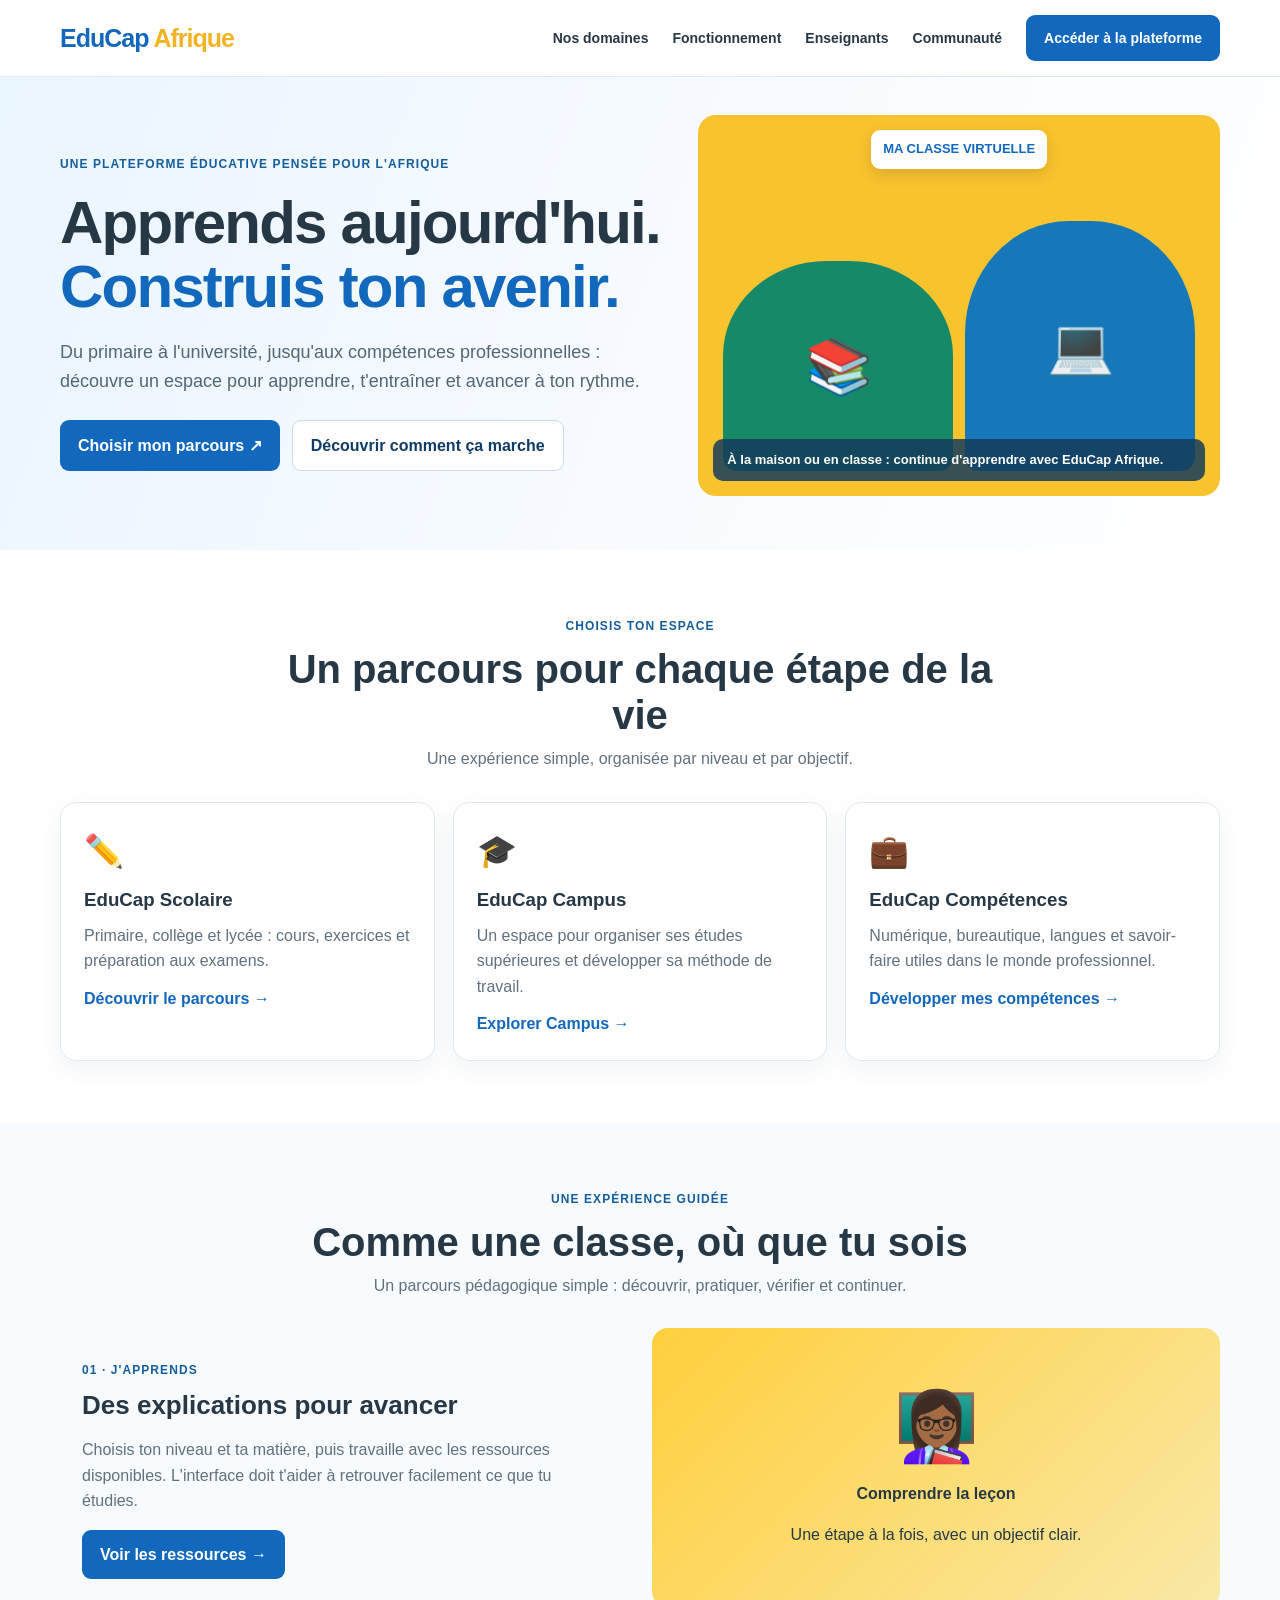
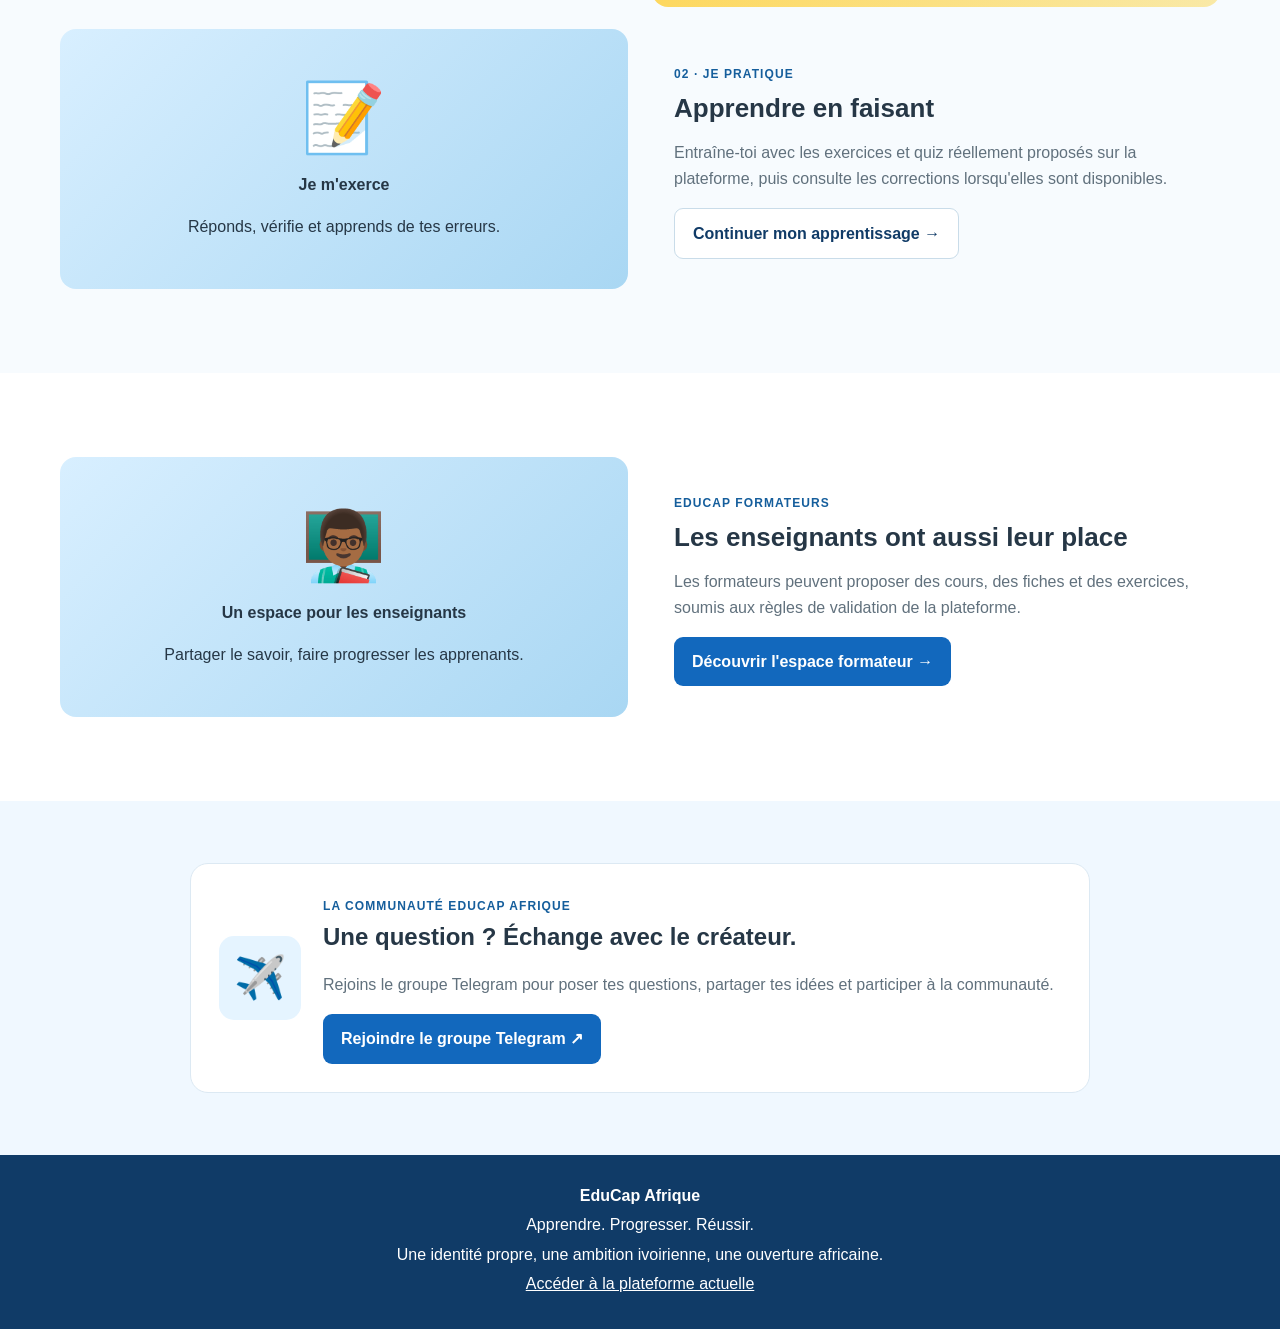
<file: accueil-v2.html>
<!doctype html>
<html lang="fr">
<head>
<meta charset="utf-8">
<meta name="viewport" content="width=device-width,initial-scale=1">
<meta name="theme-color" content="#1457d9">
<meta name="description" content="EduCap Afrique : apprendre, progresser et réussir grâce à des parcours scolaires, universitaires et professionnels adaptés à l'Afrique.">
<title>EduCap Afrique — Apprendre. Progresser. Réussir.</title>
<style>
:root{--blue:#1268bd;--navy:#103b67;--gold:#f4b323;--ink:#263746;--muted:#61717d;--pale:#eef7ff}
*{box-sizing:border-box}html{scroll-behavior:smooth}body{margin:0;font:16px/1.6 Arial,Helvetica,sans-serif;color:var(--ink);background:#fff}a{color:inherit;text-decoration:none}.wrap{width:min(1160px,92%);margin:auto}
header{position:sticky;top:0;z-index:5;background:#fff;border-bottom:1px solid #e2eaf0}.nav{min-height:76px;display:flex;align-items:center;justify-content:space-between;gap:18px}.brand{font-size:25px;font-weight:900;color:var(--blue);letter-spacing:-1px}.brand span{color:var(--gold)}nav{display:flex;align-items:center;gap:24px;flex-wrap:wrap}nav a{font-weight:700;font-size:14px}nav .join,.btn{display:inline-flex;justify-content:center;align-items:center;border-radius:9px;padding:12px 18px;font-weight:800}.nav .join,.primary{background:var(--blue);color:#fff}
.hero{background:linear-gradient(110deg,#e9f5ff 0%,#f8fbff 54%,#fff 100%);padding:38px 0 54px}.hero-grid{display:grid;grid-template-columns:1.08fr .92fr;gap:26px;align-items:stretch}.hero-copy{padding:35px 10px 25px 0}.eyebrow{display:inline-block;color:#155e9c;font-size:12px;letter-spacing:.09em;font-weight:900;text-transform:uppercase}.hero h1{font-size:clamp(36px,5vw,60px);line-height:1.08;letter-spacing:-1.8px;margin:15px 0}.hero h1 span{color:var(--blue)}.hero p{font-size:18px;color:#526776;max-width:620px}.actions{display:flex;gap:12px;flex-wrap:wrap;margin-top:24px}.secondary{border:1px solid #c9dce9;background:#fff;color:var(--navy)}.hero-visual{background:#f9c32e;border-radius:18px;min-height:330px;position:relative;overflow:hidden;display:flex;align-items:center;justify-content:center;padding:25px}.learning-scene{width:100%;height:100%;min-height:280px;display:grid;grid-template-columns:1fr 1fr;gap:12px;align-items:end}.student{border-radius:45% 45% 14px 14px;background:#168a68;min-height:210px;display:flex;align-items:center;justify-content:center;color:#fff;font-size:54px;position:relative}.student:nth-child(2){background:#1678b9;min-height:250px}.student:nth-child(3){background:#df5d54;min-height:180px;display:none}.tablet{position:absolute;top:15px;left:50%;transform:translateX(-50%);background:#fff;color:var(--blue);padding:9px 12px;border-radius:9px;font-size:13px;font-weight:900;box-shadow:0 5px 15px #0002}.visual-caption{position:absolute;bottom:15px;left:15px;right:15px;background:#143c5bd9;color:#fff;border-radius:10px;padding:11px 14px;font-size:13px;font-weight:700}
.section{padding:62px 0}.heading{text-align:center;max-width:760px;margin:0 auto 30px}.heading h2{font-size:clamp(28px,4vw,40px);line-height:1.15;margin:8px 0}.heading p{color:var(--muted);margin:0}.feature-row{display:grid;grid-template-columns:1fr 1fr;gap:24px;align-items:stretch;margin:22px 0}.feature-row:nth-child(even) .feature-art{order:2}.feature-art{min-height:260px;border-radius:16px;background:linear-gradient(135deg,#ffcf3c,#f9e9a7);display:grid;place-items:center;padding:24px;text-align:center}.feature-art.blue{background:linear-gradient(135deg,#d8efff,#a9d7f3)}.art-icon{font-size:68px}.feature-copy{padding:28px 22px;align-self:center}.feature-copy h3{font-size:26px;line-height:1.2;margin:8px 0 12px}.feature-copy p{color:var(--muted)}.cards{display:grid;grid-template-columns:repeat(3,1fr);gap:18px}.card{border:1px solid #e0eaf0;border-radius:16px;padding:23px;background:#fff;box-shadow:0 8px 25px #173e5910}.card .icon{font-size:32px}.card h3{margin:8px 0}.card p{color:var(--muted);margin:0 0 12px}.card a{font-weight:800;color:var(--blue)}.community{background:#f0f8ff}.community-box{max-width:900px;margin:auto;padding:28px;border-radius:18px;background:#fff;border:1px solid #dce9f3;display:flex;align-items:center;gap:22px}.telegram{font-size:42px;background:#e5f4ff;border-radius:15px;padding:8px 15px}.community-box h2{margin:0 0 8px}.community-box p{color:var(--muted)}footer{background:#103b67;color:#fff;text-align:center;padding:28px 0}footer p{margin:4px}
@media(max-width:760px){.nav{align-items:flex-start;flex-direction:column;padding:14px 0}.nav nav{gap:12px 16px}.hero-grid,.feature-row{grid-template-columns:1fr}.hero-copy{padding:12px 0}.hero-visual{min-height:270px}.feature-row:nth-child(even) .feature-art{order:0}.cards{grid-template-columns:1fr}.section{padding:44px 0}.community-box{align-items:flex-start;padding:20px}.hero p{font-size:16px}}
</style>
</head>
<body>
<header><div class="wrap nav"><a class="brand" href="#accueil">EduCap <span>Afrique</span></a><nav aria-label="Navigation principale"><a href="#domaines">Nos domaines</a><a href="#fonctionnement">Fonctionnement</a><a href="#enseignants">Enseignants</a><a href="#communaute">Communauté</a><a class="join" href="https://educap-afrique.fifiofficiel12.workers.dev/">Accéder à la plateforme</a></nav></div></header>
<main id="accueil">
<section class="hero"><div class="wrap hero-grid"><div class="hero-copy"><span class="eyebrow">Une plateforme éducative pensée pour l'Afrique</span><h1>Apprends aujourd'hui.<br><span>Construis ton avenir.</span></h1><p>Du primaire à l'université, jusqu'aux compétences professionnelles : découvre un espace pour apprendre, t'entraîner et avancer à ton rythme.</p><div class="actions"><a class="btn primary" href="https://educap-afrique.fifiofficiel12.workers.dev/#inscription">Choisir mon parcours ↗</a><a class="btn secondary" href="#fonctionnement">Découvrir comment ça marche</a></div></div><div class="hero-visual" role="img" aria-label="Illustration stylisée d'élèves apprenant avec des outils numériques"><div class="learning-scene"><div class="student">📚</div><div class="student">💻</div><div class="student">✏️</div><div class="tablet">MA CLASSE VIRTUELLE</div></div><div class="visual-caption">À la maison ou en classe : continue d'apprendre avec EduCap Afrique.</div></div></div></section>
<section class="section" id="domaines"><div class="wrap"><div class="heading"><span class="eyebrow">Choisis ton espace</span><h2>Un parcours pour chaque étape de la vie</h2><p>Une expérience simple, organisée par niveau et par objectif.</p></div><div class="cards"><article class="card"><div class="icon">✏️</div><h3>EduCap Scolaire</h3><p>Primaire, collège et lycée : cours, exercices et préparation aux examens.</p><a href="https://educap-afrique.fifiofficiel12.workers.dev/#inscription">Découvrir le parcours →</a></article><article class="card"><div class="icon">🎓</div><h3>EduCap Campus</h3><p>Un espace pour organiser ses études supérieures et développer sa méthode de travail.</p><a href="https://educap-afrique.fifiofficiel12.workers.dev/#inscription">Explorer Campus →</a></article><article class="card"><div class="icon">💼</div><h3>EduCap Compétences</h3><p>Numérique, bureautique, langues et savoir-faire utiles dans le monde professionnel.</p><a href="https://educap-afrique.fifiofficiel12.workers.dev/#inscription">Développer mes compétences →</a></article></div></div></section>
<section class="section" id="fonctionnement" style="background:#f7fbfe"><div class="wrap"><div class="heading"><span class="eyebrow">Une expérience guidée</span><h2>Comme une classe, où que tu sois</h2><p>Un parcours pédagogique simple : découvrir, pratiquer, vérifier et continuer.</p></div><div class="feature-row"><div class="feature-art"><div><div class="art-icon">👩🏾‍🏫</div><strong>Comprendre la leçon</strong><p>Une étape à la fois, avec un objectif clair.</p></div></div><div class="feature-copy"><span class="eyebrow">01 · J'apprends</span><h3>Des explications pour avancer</h3><p>Choisis ton niveau et ta matière, puis travaille avec les ressources disponibles. L'interface doit t'aider à retrouver facilement ce que tu étudies.</p><a class="btn primary" href="https://educap-afrique.fifiofficiel12.workers.dev/#parcours-decouverte">Voir les ressources →</a></div></div><div class="feature-row"><div class="feature-art blue"><div><div class="art-icon">📝</div><strong>Je m'exerce</strong><p>Réponds, vérifie et apprends de tes erreurs.</p></div></div><div class="feature-copy"><span class="eyebrow">02 · Je pratique</span><h3>Apprendre en faisant</h3><p>Entraîne-toi avec les exercices et quiz réellement proposés sur la plateforme, puis consulte les corrections lorsqu'elles sont disponibles.</p><a class="btn secondary" href="https://educap-afrique.fifiofficiel12.workers.dev/#espace-apprentissage">Continuer mon apprentissage →</a></div></div></div></section>
<section class="section" id="enseignants"><div class="wrap"><div class="feature-row"><div class="feature-art blue"><div><div class="art-icon">👨🏾‍🏫</div><strong>Un espace pour les enseignants</strong><p>Partager le savoir, faire progresser les apprenants.</p></div></div><div class="feature-copy"><span class="eyebrow">EduCap Formateurs</span><h3>Les enseignants ont aussi leur place</h3><p>Les formateurs peuvent proposer des cours, des fiches et des exercices, soumis aux règles de validation de la plateforme.</p><a class="btn primary" href="https://educap-afrique.fifiofficiel12.workers.dev/#espace-formateur">Découvrir l'espace formateur →</a></div></div></div></section>
<section class="section community" id="communaute"><div class="wrap"><div class="community-box"><div class="telegram" aria-hidden="true">✈️</div><div><span class="eyebrow">La communauté EduCap Afrique</span><h2>Une question ? Échange avec le créateur.</h2><p>Rejoins le groupe Telegram pour poser tes questions, partager tes idées et participer à la communauté.</p><a class="btn primary" href="https://t.me/+nJcWg428_upkNGZk" target="_blank" rel="noopener noreferrer">Rejoindre le groupe Telegram ↗</a></div></div></div></section>
</main><footer><div class="wrap"><strong>EduCap Afrique</strong><p>Apprendre. Progresser. Réussir.</p><p>Une identité propre, une ambition ivoirienne, une ouverture africaine.</p><p><a href="https://educap-afrique.fifiofficiel12.workers.dev/" style="color:#fff;text-decoration:underline">Accéder à la plateforme actuelle</a></p></div></footer>
</body></html>
</file>
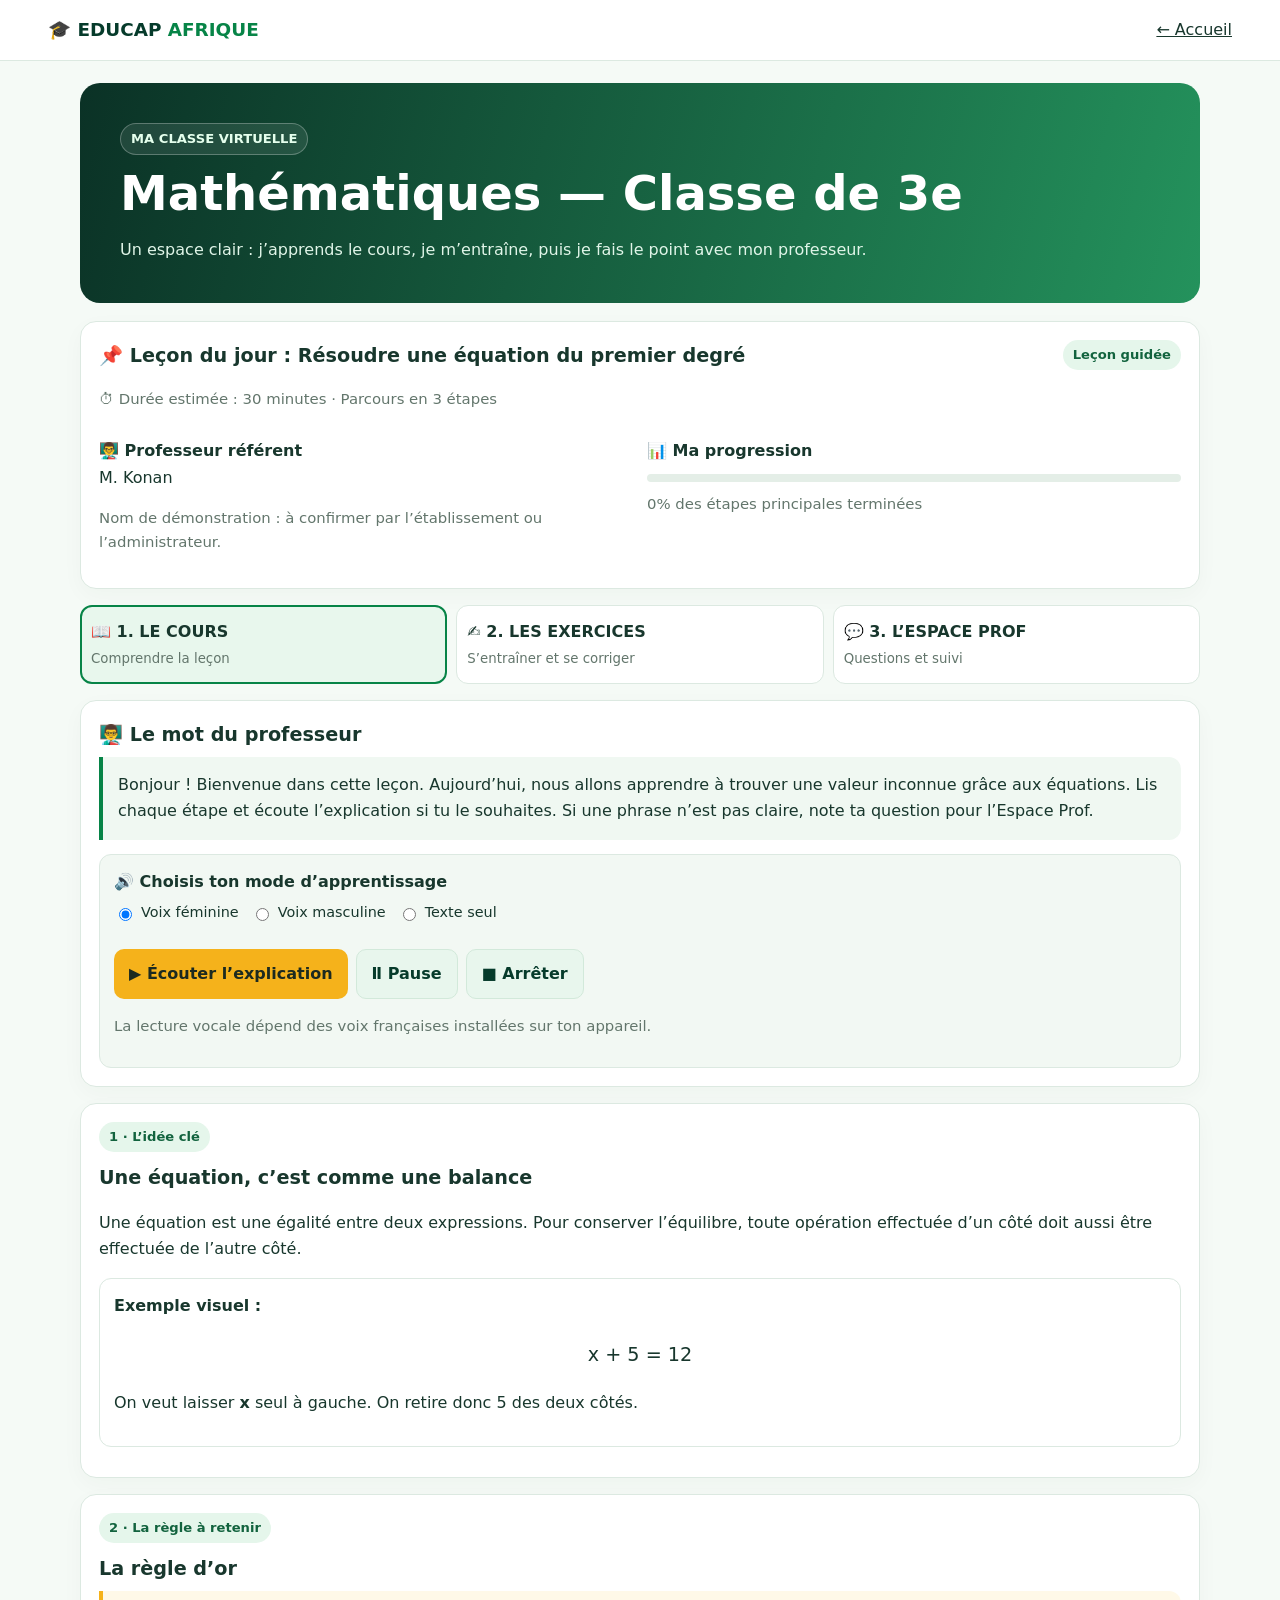
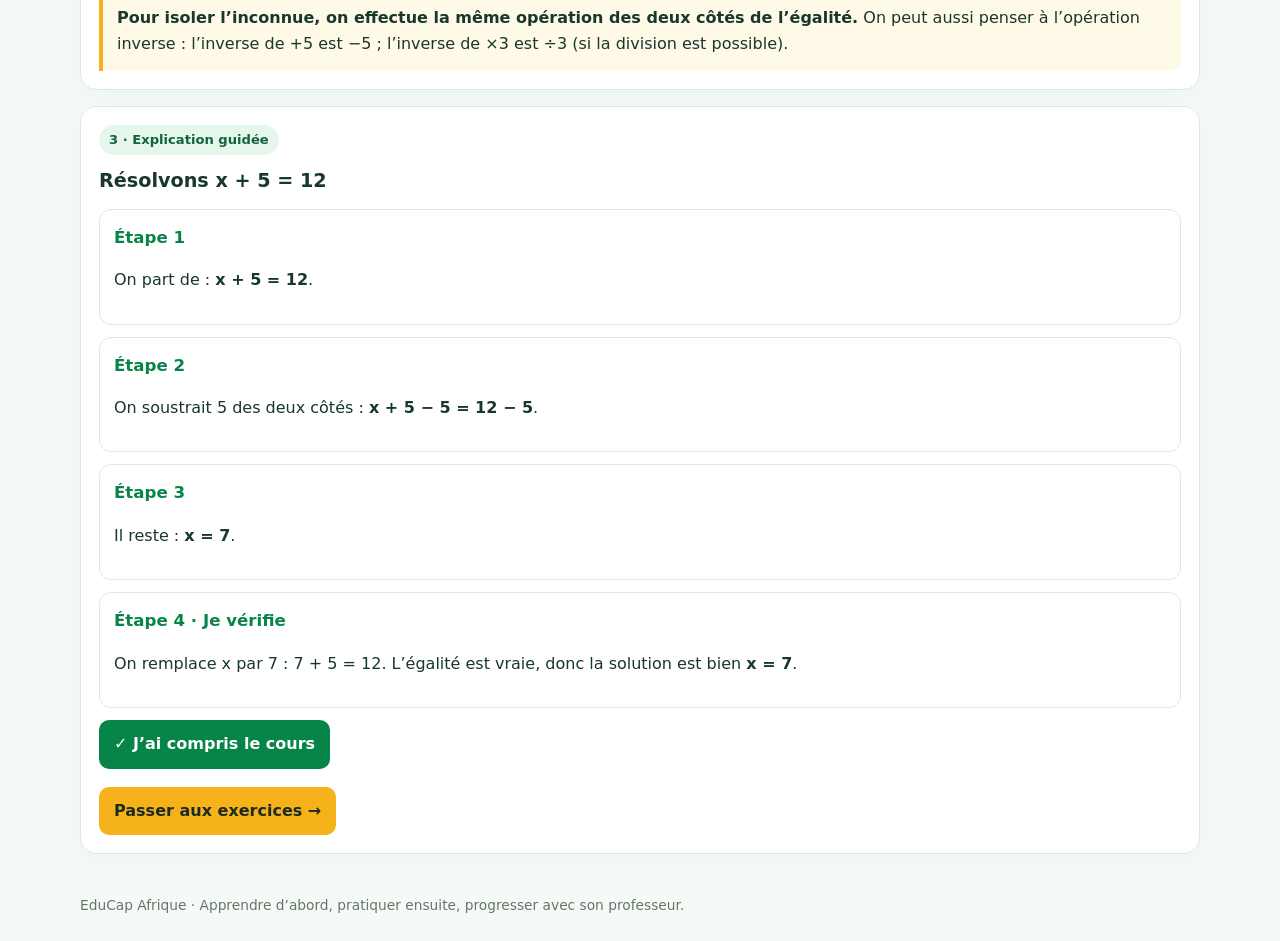
<file: classe-virtuelle.html>
<!doctype html>
<html lang="fr"><head><meta charset="utf-8"><meta name="viewport" content="width=device-width,initial-scale=1"><meta name="theme-color" content="#063b2b"><meta name="description" content="Classe virtuelle EduCap Afrique : cours, exercices corrigés et suivi avec le professeur."><title>Classe virtuelle — EduCap Afrique</title>
<style>
:root{--g:#078447;--deep:#063b2b;--gold:#f5b21b;--ink:#18372d;--muted:#63766c;--paper:#f5faf6;--line:#dce9e1;--white:#fff}*{box-sizing:border-box}body{margin:0;background:var(--paper);color:var(--ink);font:16px/1.65 system-ui,-apple-system,"Segoe UI",sans-serif}button,input,textarea,select{font:inherit}a{color:inherit}.top{display:flex;align-items:center;justify-content:space-between;gap:14px;padding:15px clamp(16px,4vw,48px);background:#fff;border-bottom:1px solid var(--line)}.brand{font-weight:900;text-decoration:none;color:var(--deep);font-size:1.15rem}.brand span{color:var(--g)}.wrap{width:min(1120px,calc(100% - 28px));margin:auto}.banner{margin:22px 0 18px;padding:clamp(22px,4vw,40px);border-radius:20px;color:#fff;background:linear-gradient(105deg,rgba(3,43,31,.97),rgba(7,132,71,.88)),url('https://images.unsplash.com/photo-1523240795612-9a054b0db644?auto=format&fit=crop&w=1600&q=80') center/cover}.banner h1{font-size:clamp(1.8rem,4vw,3rem);line-height:1.12;margin:12px 0}.banner p{color:#e0f5e8;margin-bottom:0}.pill{display:inline-block;padding:4px 10px;border-radius:20px;background:#e5f6eb;color:#12633e;font-size:.82rem;font-weight:800}.banner .pill{background:#ffffff17;color:#e5ffed;border:1px solid #ffffff44}.grid{display:grid;grid-template-columns:1fr 1fr;gap:14px}.card{background:#fff;border:1px solid var(--line);border-radius:16px;padding:18px;margin-bottom:16px;box-shadow:0 7px 22px #063b2b08}.headrow{display:flex;gap:12px;justify-content:space-between;align-items:flex-start;flex-wrap:wrap}.headrow h2,.card h2{margin:0 0 6px;font-size:1.2rem}.muted{color:var(--muted);font-size:.93rem}.controls{display:flex;flex-wrap:wrap;gap:8px;margin:18px 0 0}.btn{border:0;border-radius:10px;padding:11px 15px;font-weight:800;cursor:pointer}.gold{background:var(--gold);color:#1c2a20}.green{background:var(--g);color:white}.soft{background:#e8f6ed;color:var(--deep);border:1px solid #d2e9da}.tabs{display:grid;grid-template-columns:repeat(3,1fr);gap:9px;margin:16px 0}.tab{background:#fff;border:1px solid var(--line);border-radius:12px;padding:13px 10px;font-weight:850;color:var(--ink);cursor:pointer;text-align:left}.tab small{display:block;font-weight:500;color:var(--muted);margin-top:3px}.tab[aria-selected=true]{background:#e8f7ed;border:2px solid var(--g);padding:12px 9px}.tabview[hidden]{display:none}.teacher-note{background:#f0f8f2;border-left:4px solid var(--g);padding:15px;border-radius:0 12px 12px 0}.rule{background:#fff9e8;border-left:4px solid var(--gold);padding:14px;border-radius:0 12px 12px 0}.step{border:1px solid var(--line);padding:14px;border-radius:12px;margin:12px 0}.step h3{margin:0 0 6px;color:var(--g);font-size:1.04rem}.voice{padding:14px;background:#f2f8f3;border:1px solid var(--line);border-radius:12px;margin-top:14px}.voice label{display:inline-flex;align-items:center;gap:6px;margin:6px 12px 6px 0;font-size:.9rem}.answers label{display:flex;gap:9px;align-items:flex-start;padding:11px;border:1px solid var(--line);border-radius:10px;margin:9px 0;cursor:pointer}.answers input{margin-top:6px;accent-color:var(--g)}.feedback{padding:12px;border-radius:10px;background:#e7f7ec;margin-top:12px}.feedback.bad{background:#fff1df}.progress{height:8px;background:#e4eee7;border-radius:9px;overflow:hidden;margin:9px 0}.progress span{display:block;height:100%;background:var(--g);width:0}.field{display:block;width:100%;padding:11px;border:1px solid #cbdcd1;border-radius:10px;margin:6px 0 13px;background:#fff}.teacher-placeholder{border:1px dashed #b7d5c1;padding:13px;border-radius:12px;background:#fbfefc}.footer{padding:24px 0;color:var(--muted);font-size:.86rem}button:focus-visible,a:focus-visible,input:focus-visible,textarea:focus-visible{outline:3px solid var(--gold);outline-offset:2px}@media(max-width:700px){.grid{grid-template-columns:1fr}.tabs{grid-template-columns:1fr}.tab{display:flex;justify-content:space-between;align-items:center}.tab small{margin:0 0 0 8px}.banner{border-radius:15px}}
</style></head>
<body><header class="top"><a class="brand" href="index.html">🎓 EDUCAP <span>AFRIQUE</span></a><a href="index.html">← Accueil</a></header>
<main class="wrap">
<section class="banner"><span class="pill">MA CLASSE VIRTUELLE</span><h1>Mathématiques — Classe de 3e</h1><p>Un espace clair : j’apprends le cours, je m’entraîne, puis je fais le point avec mon professeur.</p></section>
<section class="card"><div class="headrow"><div><h2>📌 Leçon du jour : Résoudre une équation du premier degré</h2><p class="muted">⏱ Durée estimée : 30 minutes · Parcours en 3 étapes</p></div><span class="pill">Leçon guidée</span></div><div class="grid" style="margin-top:12px"><div><strong>👨‍🏫 Professeur référent</strong><div id="teacherName">M. Konan</div><p class="muted">Nom de démonstration : à confirmer par l’établissement ou l’administrateur.</p></div><div><strong>📊 Ma progression</strong><div class="progress"><span id="overallBar"></span></div><span class="muted" id="overallText">Cours à commencer</span></div></div></section>
<nav class="tabs" aria-label="Étapes de la classe virtuelle"><button class="tab" role="tab" aria-selected="true" data-tab="course">📖 1. LE COURS <small>Comprendre la leçon</small></button><button class="tab" role="tab" aria-selected="false" data-tab="practice">✍️ 2. LES EXERCICES <small>S’entraîner et se corriger</small></button><button class="tab" role="tab" aria-selected="false" data-tab="teacher">💬 3. L’ESPACE PROF <small>Questions et suivi</small></button></nav>
<section id="course" class="tabview" role="tabpanel"><div class="card"><h2>👨‍🏫 Le mot du professeur</h2><div class="teacher-note">Bonjour ! Bienvenue dans cette leçon. Aujourd’hui, nous allons apprendre à trouver une valeur inconnue grâce aux équations. Lis chaque étape et écoute l’explication si tu le souhaites. Si une phrase n’est pas claire, note ta question pour l’Espace Prof.</div><div class="voice"><strong>🔊 Choisis ton mode d’apprentissage</strong><div><label><input type="radio" name="voice" value="female" checked> Voix féminine</label><label><input type="radio" name="voice" value="male"> Voix masculine</label><label><input type="radio" name="voice" value="text"> Texte seul</label></div><div class="controls"><button class="btn gold" id="speak">▶ Écouter l’explication</button><button class="btn soft" id="pause">Ⅱ Pause</button><button class="btn soft" id="stop">■ Arrêter</button></div><p class="muted" id="voiceStatus" aria-live="polite">La lecture vocale dépend des voix françaises installées sur ton appareil.</p></div></div>
<div class="card"><span class="pill">1 · L’idée clé</span><h2 style="margin-top:10px">Une équation, c’est comme une balance</h2><p>Une équation est une égalité entre deux expressions. Pour conserver l’équilibre, toute opération effectuée d’un côté doit aussi être effectuée de l’autre côté.</p><div class="step"><strong>Exemple visuel :</strong><p style="font-size:1.2rem;text-align:center">x + 5 = 12</p><p>On veut laisser <strong>x</strong> seul à gauche. On retire donc 5 des deux côtés.</p></div></div>
<div class="card"><span class="pill">2 · La règle à retenir</span><h2 style="margin-top:10px">La règle d’or</h2><div class="rule"><strong>Pour isoler l’inconnue, on effectue la même opération des deux côtés de l’égalité.</strong> On peut aussi penser à l’opération inverse : l’inverse de +5 est −5 ; l’inverse de ×3 est ÷3 (si la division est possible).</div></div>
<div class="card"><span class="pill">3 · Explication guidée</span><h2 style="margin-top:10px">Résolvons x + 5 = 12</h2><div class="step"><h3>Étape 1</h3><p>On part de : <strong>x + 5 = 12</strong>.</p></div><div class="step"><h3>Étape 2</h3><p>On soustrait 5 des deux côtés : <strong>x + 5 − 5 = 12 − 5</strong>.</p></div><div class="step"><h3>Étape 3</h3><p>Il reste : <strong>x = 7</strong>.</p></div><div class="step"><h3>Étape 4 · Je vérifie</h3><p>On remplace x par 7 : 7 + 5 = 12. L’égalité est vraie, donc la solution est bien <strong>x = 7</strong>.</p></div><button class="btn green" id="courseDone">✓ J’ai compris le cours</button><p id="courseFeedback" class="muted" aria-live="polite"></p><div class="controls"><button class="btn gold" id="goPractice">Passer aux exercices →</button></div></div></section>
<section id="practice" class="tabview" role="tabpanel" hidden><div class="card"><span class="pill">ENTRAÎNEMENT PROGRESSIF</span><h2 style="margin-top:10px">✍️ Espace d’exercices : équations du premier degré</h2><p>Essaie d’abord sur ton cahier. Affiche ensuite le corrigé pour comparer tes étapes.</p><div class="step"><h3>Niveau 1 · Application directe</h3><p><strong>Exercice 1.</strong> Résous : a + 8 = 15 ; puis y − 3 = 10.</p><button class="btn soft reveal" data-answer="answer1">Afficher le corrigé</button><div id="answer1" hidden class="feedback"><strong>Corrigé :</strong><br>1. a + 8 = 15 → a = 15 − 8 = <strong>7</strong>.<br>2. y − 3 = 10 → y = 10 + 3 = <strong>13</strong>.</div></div><div class="step"><h3>Niveau 2 · Problème concret</h3><p>Kofi achète un livre et un cahier pour 2 000 FCFA. Le livre coûte 1 500 FCFA. On note x le prix du cahier.</p><ol><li>Écris l’équation qui représente la situation.</li><li>Calcule le prix du cahier.</li></ol><button class="btn soft reveal" data-answer="answer2">Afficher le corrigé</button><div id="answer2" hidden class="feedback"><strong>Corrigé :</strong><br>1 500 + x = 2 000<br>x = 2 000 − 1 500 = <strong>500 FCFA</strong>.</div></div><div class="step"><h3>Auto-évaluation</h3><p>Choisis la solution de l’équation 2x = 18.</p><div class="answers"><label><input type="radio" name="quiz" value="0"> x = 9</label><label><input type="radio" name="quiz" value="1"> x = 16</label><label><input type="radio" name="quiz" value="2"> x = 20</label></div><button class="btn green" id="checkQuiz">Vérifier ma réponse</button><div id="quizFeedback" aria-live="polite"></div></div><button class="btn gold" id="goTeacher">J’ai une question pour le professeur →</button></div></section>
<section id="teacher" class="tabview" role="tabpanel" hidden><div class="card"><span class="pill">SUIVI ET DIALOGUE</span><h2 style="margin-top:10px">💬 Mon suivi personnel avec le professeur</h2><div class="grid"><div class="step"><h3>📊 Mon avancée</h3><p id="personalProgress">Cours non validé · exercice non vérifié</p><div class="progress"><span id="personalBar"></span></div></div><div class="teacher-placeholder"><h3>📝 Remarque du professeur</h3><p>Exemple de remarque : « Bravo pour tes derniers exercices ! Vérifie toujours les signes lorsque tu effectues une opération des deux côtés de l’égalité. »</p><p class="muted">Cette remarque est illustrative ; les retours personnels nécessitent un compte professeur connecté.</p></div></div><h3>❓ Poser une question sur cette leçon</h3><form id="questionForm"><label for="studentName">Ton prénom (facultatif)</label><input class="field" id="studentName" placeholder="Ex. Awa"><label for="question">Ta question</label><textarea class="field" id="question" rows="4" required placeholder="Bonjour, je n’ai pas bien compris l’étape…"></textarea><button class="btn green" type="submit">Préparer ma question</button></form><div id="questionFeedback" class="feedback" hidden></div><p class="muted">Important : cette version de démonstration prépare et affiche ton message dans cette page. Il n’est pas encore transmis à un professeur. L’envoi réel nécessite la connexion des comptes, une messagerie sécurisée et des règles d’accès.</p></div></section>
<footer class="footer">EduCap Afrique · Apprendre d’abord, pratiquer ensuite, progresser avec son professeur.</footer></main>
<script>
const $=id=>document.getElementById(id);let courseComplete=false,quizComplete=false;function openTab(name){document.querySelectorAll(".tab").forEach(b=>b.setAttribute("aria-selected",String(b.dataset.tab===name)));document.querySelectorAll(".tabview").forEach(s=>s.hidden=s.id!==name);if(name!=="course")stopSpeech();window.scrollTo({top:document.querySelector(".tabs").offsetTop-10,behavior:"smooth"})}document.querySelectorAll(".tab").forEach(b=>b.addEventListener("click",()=>openTab(b.dataset.tab)));$("goPractice").addEventListener("click",()=>openTab("practice"));$("goTeacher").addEventListener("click",()=>openTab("teacher"));document.querySelectorAll(".reveal").forEach(b=>b.addEventListener("click",()=>{const el=$(b.dataset.answer);el.hidden=!el.hidden;b.textContent=el.hidden?"Afficher le corrigé":"Masquer le corrigé"}));function updateProgress(){const n=(courseComplete?1:0)+(quizComplete?1:0),p=n*50;$("overallBar").style.width=p+"%";$("personalBar").style.width=p+"%";$("overallText").textContent=p+"% des étapes principales terminées";$("personalProgress").textContent=(courseComplete?"Cours validé":"Cours non validé")+" · "+(quizComplete?"exercice vérifié":"exercice non vérifié")} $("courseDone").addEventListener("click",()=>{courseComplete=true;$("courseFeedback").textContent="Bravo ! Tu peux maintenant passer aux exercices.";updateProgress()});$("checkQuiz").addEventListener("click",()=>{const a=document.querySelector('input[name="quiz"]:checked'),f=$("quizFeedback");if(!a){f.innerHTML='<p class="feedback bad">Choisis une réponse avant de vérifier.</p>';return}if(a.value==="0"){quizComplete=true;f.innerHTML='<p class="feedback">Bonne réponse ! 2x = 18, donc x = 18 ÷ 2 = 9.</p>'}else f.innerHTML='<p class="feedback bad">Pas encore. Divise les deux côtés par 2, puis réessaie.</p>';updateProgress()});$("questionForm").addEventListener("submit",e=>{e.preventDefault();const name=$("studentName").value.trim(),q=$("question").value.trim();const msg=(name?"Question de "+name+": ":"Question d’un élève: ")+q;$("questionFeedback").hidden=false;$("questionFeedback").textContent="Message préparé — "+msg+" (non envoyé : la messagerie professeur n’est pas encore connectée).";});function stopSpeech(){if("speechSynthesis"in window)window.speechSynthesis.cancel()}$("speak").addEventListener("click",()=>{const mode=document.querySelector('input[name="voice"]:checked').value;if(mode==="text"){stopSpeech();$("voiceStatus").textContent="Mode texte : lis les explications affichées dans l’onglet Cours.";return}if(!("speechSynthesis"in window)){$("voiceStatus").textContent="La lecture vocale n’est pas disponible dans ce navigateur. Choisis le texte seul.";return}stopSpeech();const voices=speechSynthesis.getVoices().filter(v=>/^fr([_-]|$)/i.test(v.lang));if(!voices.length){$("voiceStatus").textContent="Aucune voix française détectée. Installe une voix française dans ton appareil ou choisis le texte seul.";return}let voice;if(mode==="female")voice=voices.find(v=>/female|femme|am[eé]lie|audrey|julie|marie|hortense/i.test(v.name))||voices[0];else voice=voices.find(v=>/male|homme|thomas|paul|henri|daniel/i.test(v.name))||voices[voices.length-1];const text="Bonjour ! Bienvenue dans cette leçon. Une équation est une égalité. Pour résoudre x plus cinq égale douze, on soustrait cinq des deux côtés. Il reste x égale douze moins cinq, donc x égale sept. Vérifions : sept plus cinq égale douze. La solution est correcte.";const utter=new SpeechSynthesisUtterance(text);utter.voice=voice;utter.lang=voice.lang;utter.rate=.9;utter.pitch=mode==="female"?1.08:.92;utter.onstart=()=> $("voiceStatus").textContent="Lecture en cours : "+voice.name;utter.onend=()=> $("voiceStatus").textContent="Fin de la lecture. Tu peux réécouter ou continuer.";speechSynthesis.speak(utter)});$("pause").addEventListener("click",()=>{if("speechSynthesis"in window&&speechSynthesis.speaking){speechSynthesis.pause();$("voiceStatus").textContent="Lecture en pause."}});$("stop").addEventListener("click",()=>{stopSpeech();$("voiceStatus").textContent="Lecture arrêtée."});if("speechSynthesis"in window)speechSynthesis.onvoiceschanged=()=>{};updateProgress();
</script></body></html>
</file>
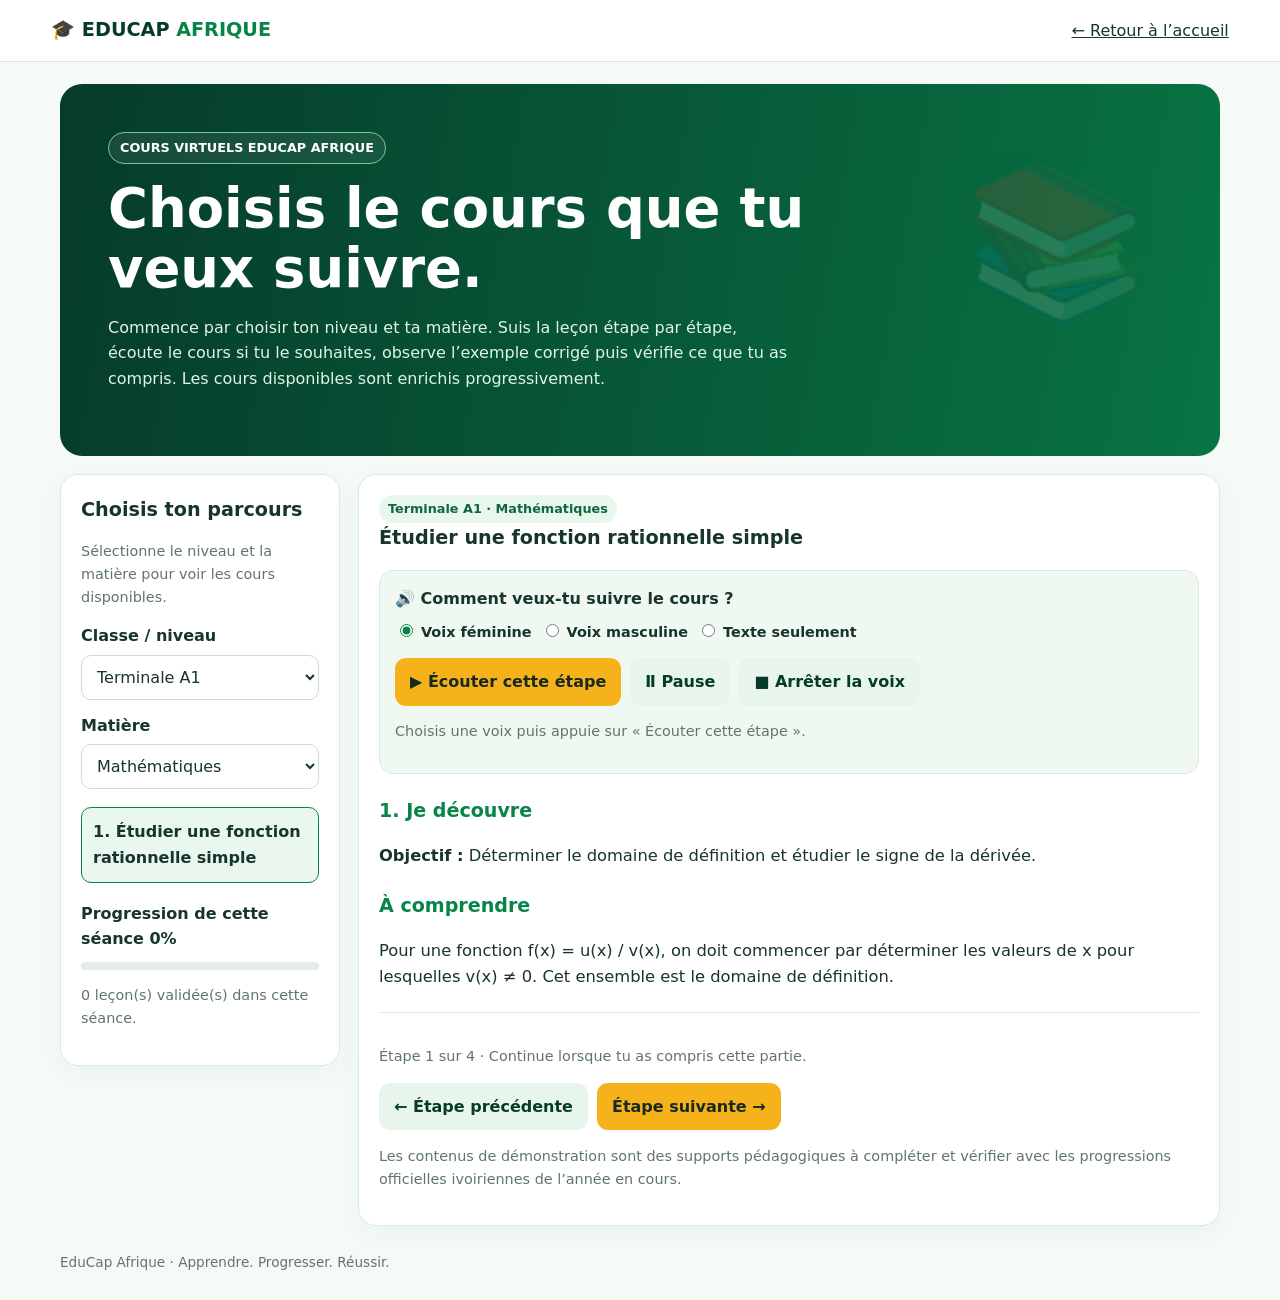
<file: cours.html>
<!doctype html>
<html lang="fr"><head><meta charset="utf-8"><meta name="viewport" content="width=device-width,initial-scale=1"><meta name="theme-color" content="#063b2b"><title>Cours guidé — EduCap Afrique</title>
<style>
:root{--green:#078447;--deep:#063b2b;--gold:#f5b21b;--ink:#17352c;--muted:#60756b;--paper:#f5faf6;--line:#dce9e1}*{box-sizing:border-box}body{margin:0;background:var(--paper);color:var(--ink);font:16px/1.6 system-ui,-apple-system,"Segoe UI",sans-serif}a{color:inherit}.top{display:flex;justify-content:space-between;align-items:center;padding:15px clamp(16px,4vw,55px);background:#fff;border-bottom:1px solid var(--line)}.brand{font-weight:900;text-decoration:none;color:var(--deep);font-size:1.2rem}.brand b{color:var(--green)}.wrap{width:min(1160px,calc(100% - 28px));margin:auto}.hero{margin:22px auto 18px;padding:clamp(24px,5vw,48px);border-radius:22px;color:white;background:linear-gradient(100deg,#063b2b,#087443);position:relative;overflow:hidden}.hero:after{content:"📚";position:absolute;right:6%;top:10%;font-size:clamp(70px,13vw,150px);opacity:.13}.eyebrow{display:inline-block;border:1px solid #72c99b;background:#ffffff12;border-radius:30px;padding:5px 11px;font-size:.8rem;font-weight:800}.hero h1{font-size:clamp(2rem,5vw,3.4rem);line-height:1.1;max-width:750px;margin:15px 0}.hero p{max-width:680px;color:#e0f4e7}.layout{display:grid;grid-template-columns:280px minmax(0,1fr);gap:18px;align-items:start}.panel,.lesson{background:#fff;border:1px solid var(--line);border-radius:18px;padding:20px;box-shadow:0 8px 26px #0b59330a}.panel{position:sticky;top:12px}.panel h2,.lesson h2{margin:0 0 12px;font-size:1.2rem}label{display:block;font-weight:750;margin:13px 0 6px}select,button{font:inherit}select{width:100%;padding:11px;border:1px solid #cbdcd1;border-radius:10px;background:#fff;color:var(--ink)}.outline{display:grid;gap:8px;margin-top:18px}.outline button{text-align:left;padding:11px;border:1px solid var(--line);border-radius:10px;background:#fff;color:var(--ink);cursor:pointer}.outline button.active{border-color:var(--green);background:#e9f7ee;font-weight:850}.progress{height:8px;background:#e3eee7;border-radius:9px;overflow:hidden;margin:10px 0}.progress span{display:block;height:100%;width:0;background:var(--green);transition:width .2s}.muted{color:var(--muted);font-size:.9rem}.voice-box{padding:15px;border-radius:14px;background:#f0f8f2;border:1px solid var(--line);margin:16px 0}.voice-options{display:flex;flex-wrap:wrap;gap:9px}.voice-options label{margin:0;font-size:.9rem;font-weight:650}.voice-options input{accent-color:var(--green)}.actions{display:flex;flex-wrap:wrap;gap:9px;margin-top:14px}.btn{border:0;border-radius:11px;padding:11px 15px;font-weight:850;cursor:pointer}.primary{background:var(--gold);color:#18291f}.secondary{background:#e7f5eb;color:var(--deep)}.lesson-content{font-size:1.02rem}.lesson-content h3{color:var(--green);margin:22px 0 8px}.lesson-content li{margin:8px 0}.example{padding:16px;border-left:4px solid var(--gold);background:#fffbef;border-radius:0 12px 12px 0}.quiz{border-top:1px solid var(--line);margin-top:22px;padding-top:18px}.answer{display:flex;gap:10px;padding:11px;border:1px solid var(--line);border-radius:10px;margin:8px 0;cursor:pointer}.feedback{padding:12px;border-radius:10px;background:#eaf7ee;margin-top:10px}.foot{padding:26px 0;color:var(--muted);font-size:.85rem}.pill{display:inline-block;background:#e7f7eb;color:#12653f;padding:4px 9px;border-radius:20px;font-size:.8rem;font-weight:850}@media(max-width:780px){.layout{grid-template-columns:1fr}.panel{position:static}.outline{grid-template-columns:repeat(2,minmax(0,1fr))}}@media(max-width:480px){.outline{grid-template-columns:1fr}.hero{border-radius:16px}.panel,.lesson{padding:16px}}
</style></head><body>
<header class="top"><a class="brand" href="index.html">🎓 EDUCAP<b> AFRIQUE</b></a><a href="index.html">← Retour à l’accueil</a></header>
<main class="wrap"><section class="hero"><span class="eyebrow">COURS VIRTUELS EDUCAP AFRIQUE</span><h1>Choisis le cours que tu veux suivre.</h1><p>Commence par choisir ton niveau et ta matière. Suis la leçon étape par étape, écoute le cours si tu le souhaites, observe l’exemple corrigé puis vérifie ce que tu as compris. Les cours disponibles sont enrichis progressivement.</p></section>
<div class="layout"><aside class="panel"><h2>Choisis ton parcours</h2><p class="muted">Sélectionne le niveau et la matière pour voir les cours disponibles.</p><label for="level">Classe / niveau</label><select id="level"><option>Terminale A1</option><option>Terminale C</option><option>CM2</option><option>3e</option></select><label for="subject">Matière</label><select id="subject"><option>Mathématiques</option><option>Français</option><option>Histoire-Géographie</option></select><div class="outline" id="outline"></div><div style="margin-top:18px;font-weight:800">Progression de cette séance <span id="percent">0%</span></div><div class="progress"><span id="bar"></span></div><p class="muted" id="progressText">Commence la première étape.</p></aside>
<article class="lesson"><span class="pill" id="lessonTag">Terminale A1 · Mathématiques</span><h2 id="lessonTitle">Étudier une fonction rationnelle simple</h2><div class="voice-box"><strong>🔊 Comment veux-tu suivre le cours ?</strong><div class="voice-options" style="margin-top:10px"><label><input type="radio" name="voice" value="female" checked> Voix féminine</label><label><input type="radio" name="voice" value="male"> Voix masculine</label><label><input type="radio" name="voice" value="text"> Texte seulement</label></div><div class="actions"><button class="btn primary" id="listen">▶ Écouter cette étape</button><button class="btn secondary" id="pause">Ⅱ Pause</button><button class="btn secondary" id="stop">■ Arrêter la voix</button></div><p class="muted" id="voiceStatus" aria-live="polite">La lecture vocale utilise les voix françaises disponibles sur ton appareil ou navigateur.</p></div><div class="lesson-content" id="lessonContent"></div><div class="quiz" id="quiz"></div><div class="actions"><button class="btn secondary" id="previous">← Étape précédente</button><button class="btn primary" id="next">Étape suivante →</button></div><p class="muted">Les contenus de démonstration sont des supports pédagogiques à compléter et vérifier avec les progressions officielles ivoiriennes de l’année en cours.</p></article></div><footer class="foot">EduCap Afrique · Apprendre. Progresser. Réussir.</footer></main>
<script>
"use strict";
const courseData={
"Terminale A1|Mathématiques":[{title:"Étudier une fonction rationnelle simple",objective:"Déterminer le domaine de définition et étudier le signe de la dérivée.",steps:[{title:"1. Je découvre",text:"Une fonction rationnelle est un quotient de deux expressions polynomiales. Première règle : le dénominateur ne doit jamais être égal à zéro.",body:"<h3>À comprendre</h3><p>Pour une fonction f(x) = u(x) / v(x), on doit commencer par déterminer les valeurs de x pour lesquelles v(x) ≠ 0. Cet ensemble est le domaine de définition.</p>"},{title:"2. Je retiens la méthode",text:"La dérivée d’un quotient u sur v est égale à u prime fois v moins u fois v prime, le tout divisé par v au carré.",body:"<h3>Formule utile</h3><div class='example'>(u/v)' = (u'v − uv') / v², lorsque v ≠ 0.<br>Après le calcul, on simplifie puis on étudie le signe de la dérivée.</div>"},{title:"3. Exemple corrigé",text:"Considérons f de x égale deux x plus un, sur x moins un. Le dénominateur s’annule pour x égal un. Cette valeur est donc exclue.",body:"<h3>Correction détaillée</h3><div class='example'>f(x) = (2x + 1)/(x − 1)<br>Domaine : ℝ privé de {1}.<br>f'(x) = [2(x − 1) − (2x + 1)]/(x − 1)² = −3/(x − 1)².<br>La dérivée est négative sur chacun des intervalles du domaine : la fonction y est strictement décroissante.</div>"},{title:"4. Je m’exerce",text:"Pour la fonction f de x égale deux x plus un, sur x moins un, quelle valeur doit-on exclure du domaine ?",body:"<h3>À toi de répondre</h3><p>Choisis une réponse ci-dessous puis vérifie.</p>"}],question:"Quelle valeur doit-on exclure du domaine ?",choices:["x = 0","x = 1","x = −1"],answer:1,explain:"Le dénominateur x − 1 est nul lorsque x = 1. Cette valeur est donc exclue."}],
"Terminale C|Mathématiques":[{title:"Calculer avec les nombres complexes",objective:"Utiliser i² = −1 et écrire le résultat sous forme algébrique.",steps:[{title:"1. Je découvre",text:"Un nombre complexe s’écrit a plus b i, où a et b sont réels et i au carré vaut moins un.",body:"<h3>Définition</h3><p>Un nombre complexe s’écrit z = a + bi, avec i² = −1. a est la partie réelle et b la partie imaginaire.</p>"},{title:"2. Je retiens la méthode",text:"Pour additionner, on regroupe les parties réelles et imaginaires. Pour multiplier, on développe puis on remplace i carré par moins un.",body:"<h3>Règle de calcul</h3><div class='example'>i² = −1<br>(a + bi)(c + di) se développe comme un produit habituel, puis on réduit avec i² = −1.</div>"},{title:"3. Exemple corrigé",text:"Deux plus trois i, multiplié par un moins i, donne cinq plus i.",body:"<h3>Correction</h3><div class='example'>(2 + 3i)(1 − i) = 2 − 2i + 3i − 3i² = 2 + i + 3 = 5 + i.</div>"},{title:"4. Je m’exerce",text:"Quelle est la valeur de i au carré ?",body:"<h3>À toi de répondre</h3><p>Choisis une réponse puis vérifie.</p>"}],question:"Quelle est la valeur de i² ?",choices:["1","−1","i"],answer:1,explain:"Par définition de l’unité imaginaire, i² = −1."}],
"CM2|Mathématiques":[{title:"Résoudre un problème de proportionnalité",objective:"Identifier une situation proportionnelle et utiliser un tableau.",steps:[{title:"1. Je découvre",text:"Deux grandeurs sont proportionnelles lorsque l’on passe de l’une à l’autre en multipliant toujours par le même nombre.",body:"<h3>Définition</h3><p>Le nombre qui permet de passer d’une grandeur à l’autre est le coefficient de proportionnalité.</p>"},{title:"2. Je retiens la méthode",text:"Je range les données dans un tableau, je cherche le coefficient, puis je multiplie ou divise pour trouver la valeur manquante.",body:"<h3>Méthode</h3><ol><li>Lire l’énoncé et repérer les deux grandeurs.</li><li>Organiser les valeurs dans un tableau.</li><li>Calculer le coefficient puis la valeur recherchée.</li><li>Vérifier que la réponse correspond à la question.</li></ol>"},{title:"3. Exemple corrigé",text:"Trois cahiers coûtent six cents francs. Un cahier coûte deux cents francs. Cinq cahiers coûtent donc mille francs.",body:"<h3>Correction</h3><div class='example'>3 cahiers → 600 F<br>1 cahier → 600 ÷ 3 = 200 F<br>5 cahiers → 5 × 200 = 1 000 F.</div>"},{title:"4. Je m’exerce",text:"Si trois cahiers coûtent six cents francs, combien coûtent cinq cahiers au même prix unitaire ?",body:"<h3>À toi de répondre</h3><p>Choisis une réponse puis vérifie.</p>"}],question:"Combien coûtent cinq cahiers ?",choices:["800 F","1 000 F","1 200 F"],answer:1,explain:"Un cahier coûte 600 ÷ 3 = 200 F. Cinq coûtent 5 × 200 = 1 000 F."}],
"3e|Mathématiques":[{title:"Calculer une proportion en pourcentage",objective:"Calculer une fraction d’une quantité et exprimer le résultat en pourcentage.",steps:[{title:"1. Je découvre",text:"Un pourcentage exprime une quantité sur cent. Vingt pour cent signifie vingt sur cent.",body:"<h3>Définition</h3><p>Pour calculer p % d’une quantité Q, on calcule Q multiplié par p puis divisé par 100.</p>"},{title:"2. Je retiens la méthode",text:"Je multiplie la quantité par le pourcentage, puis je divise par cent.",body:"<h3>Formule</h3><div class='example'>p % de Q = (p × Q) ÷ 100.</div>"},{title:"3. Exemple corrigé",text:"Vingt pour cent de quinze mille francs vaut trois mille francs.",body:"<h3>Correction</h3><div class='example'>(20 × 15 000) ÷ 100 = 3 000 F.</div>"},{title:"4. Je m’exerce",text:"Calcule dix pour cent de vingt mille francs.",body:"<h3>À toi de répondre</h3><p>Choisis une réponse puis vérifie.</p>"}],question:"10 % de 20 000 F, cela fait combien ?",choices:["200 F","2 000 F","10 000 F"],answer:1,explain:"(10 × 20 000) ÷ 100 = 2 000 F."}]
};
const generic={title:"Comprendre la leçon",objective:"Lire, comprendre, observer un exemple puis vérifier ses acquis.",steps:[{title:"1. Je découvre",text:"Lis le titre et repère les mots importants. Essaie de reformuler l’idée principale avec tes propres mots.",body:"<h3>Découverte</h3><p>Lis attentivement la consigne et relève les mots-clés. Si un mot est inconnu, note-le puis cherche sa définition.</p>"},{title:"2. Je retiens la méthode",text:"Organise les idées dans l’ordre. Note la règle, les étapes et les erreurs à éviter.",body:"<h3>Méthode de travail</h3><ol><li>Comprendre la consigne.</li><li>Identifier les connaissances utiles.</li><li>Appliquer la méthode étape par étape.</li><li>Vérifier le résultat.</li></ol>"},{title:"3. Exemple guidé",text:"Prends un exemple du cours de ton enseignant et explique chaque étape avant de regarder la correction.",body:"<h3>Exemple guidé</h3><p>Cette rubrique sera enrichie avec des leçons précises adaptées à la classe, à la matière et au programme officiel correspondant.</p>"},{title:"4. Je m’exerce",text:"Résume l’idée principale en une phrase, puis vérifie-la avec ton cours ou ton enseignant.",body:"<h3>Vérification</h3><p>Pour ce parcours, consulte la leçon de référence de ton enseignant avant de valider tes acquis.</p>"}],question:"Quelle est la meilleure démarche pour apprendre une leçon ?",choices:["Lire sans vérifier","Comprendre, appliquer puis vérifier","Mémoriser seulement le titre"],answer:1,explain:"Une démarche complète combine compréhension, application et vérification."};
const $=id=>document.getElementById(id);let lessonIndex=0,stepIndex=0,done=new Set(),active=null;
function getLessons(){const key=$("level").value+"|"+$("subject").value;return courseData[key]||[Object.assign({},generic,{title:"Méthode guidée : "+$("subject").value,objective:"Suivre une démarche structurée en "+$("level").value+"."})]}
function renderOutline(){const lessons=getLessons();$("outline").innerHTML=lessons.map((l,i)=>'<button type="button" class="'+(i===lessonIndex?'active':'')+'" data-index="'+i+'">'+(i+1)+'. '+l.title+'</button>').join("");$("outline").querySelectorAll("button").forEach(b=>b.addEventListener("click",()=>{lessonIndex=Number(b.dataset.index);stepIndex=0;render()}))}
function stopVoice(){if("speechSynthesis"in window)window.speechSynthesis.cancel()}
function currentStep(){return getLessons()[lessonIndex].steps[stepIndex]}
function render(){const lessons=getLessons();lessonIndex=Math.min(lessonIndex,lessons.length-1);const l=lessons[lessonIndex];stepIndex=Math.min(stepIndex,l.steps.length-1);const s=l.steps[stepIndex];$("lessonTag").textContent=$("level").value+" · "+$("subject").value;$("lessonTitle").textContent=l.title;$("lessonContent").innerHTML='<h3>'+s.title+'</h3><p><strong>Objectif :</strong> '+l.objective+'</p>'+s.body;$("quiz").innerHTML=stepIndex===l.steps.length-1?'<h3>Question de vérification</h3><p>'+l.question+'</p>'+l.choices.map((c,i)=>'<label class="answer"><input type="radio" name="answer" value="'+i+'"> '+c+'</label>').join("")+'<button class="btn secondary" id="check">Vérifier ma réponse</button><div id="feedback" aria-live="polite"></div>':'<p class="muted">Étape '+(stepIndex+1)+' sur '+l.steps.length+' · Continue lorsque tu as compris cette partie.</p>';if(stepIndex===l.steps.length-1)$("check").addEventListener("click",()=>{const a=document.querySelector('input[name="answer"]:checked'),f=$("feedback");if(!a){f.innerHTML='<p class="feedback">Choisis une réponse avant de vérifier.</p>';return}const ok=Number(a.value)===l.answer;if(ok){done.add($("level").value+"|"+$("subject").value+"|"+lessonIndex);f.innerHTML='<p class="feedback">Bonne réponse ! '+l.explain+'</p>'}else f.innerHTML='<p class="feedback">Essaie encore. '+l.explain+'</p>';updateProgress()});$("previous").disabled=stepIndex===0;$("next").textContent=stepIndex===l.steps.length-1?"Terminer cette leçon ✓":"Étape suivante →";renderOutline();updateProgress();stopVoice();$("voiceStatus").textContent="Choisis une voix puis appuie sur « Écouter cette étape »."}
function updateProgress(){const total=Object.values(courseData).reduce((n,l)=>n+l.length,0);const pct=Math.round(done.size/Math.max(total,1)*100);$("percent").textContent=pct+"%";$("bar").style.width=pct+"%";$("progressText").textContent=done.size+" leçon(s) validée(s) dans cette séance."}
$("level").addEventListener("change",()=>{lessonIndex=0;stepIndex=0;render()});$("subject").addEventListener("change",()=>{lessonIndex=0;stepIndex=0;render()});$("previous").addEventListener("click",()=>{if(stepIndex>0){stepIndex--;render()}});$("next").addEventListener("click",()=>{const l=getLessons()[lessonIndex];if(stepIndex<l.steps.length-1){stepIndex++;render()}else{if(lessonIndex<getLessons().length-1){lessonIndex++;stepIndex=0;render()}else{$("progressText").textContent="Tu as terminé les étapes disponibles de cette leçon. Reprends les points difficiles ou choisis un autre niveau."}}});
$("listen").addEventListener("click",()=>{const mode=document.querySelector('input[name="voice"]:checked').value;if(mode==="text"){$("voiceStatus").textContent="Mode texte activé : lis le contenu affiché ci-dessus.";stopVoice();return}if(!("speechSynthesis"in window)){ $("voiceStatus").textContent="La lecture vocale n’est pas prise en charge par ce navigateur. Utilise le mode texte.";return}stopVoice();const voices=window.speechSynthesis.getVoices();const french=voices.filter(v=>/^fr(-|_)?/i.test(v.lang));if(!french.length){$("voiceStatus").textContent="Aucune voix française n’est disponible sur cet appareil. Installe une voix française ou choisis le texte seul.";return}let voice;if(mode==="female")voice=french.find(v=>/female|femme|amélie|amelie|audrey|julie|marie|hortense|google français/i.test(v.name))||french[0];else voice=french.find(v=>/male|homme|thomas|paul|henri|daniel/i.test(v.name))||french[french.length-1];active=new SpeechSynthesisUtterance(currentStep().text);active.lang=voice.lang;active.voice=voice;active.rate=.92;active.pitch=mode==="female"?1.08:.92;active.onstart=()=>$("voiceStatus").textContent="Lecture en cours avec : "+voice.name;active.onend=()=>$("voiceStatus").textContent="Fin de la lecture de cette étape.";window.speechSynthesis.speak(active)});
$("pause").addEventListener("click",()=>{if("speechSynthesis"in window&&window.speechSynthesis.speaking){window.speechSynthesis.pause();$("voiceStatus").textContent="Lecture mise en pause."}});$("stop").addEventListener("click",()=>{stopVoice();$("voiceStatus").textContent="Lecture arrêtée."});if("speechSynthesis"in window)window.speechSynthesis.onvoiceschanged=()=>{};
render();
</script></body></html>
</file>
